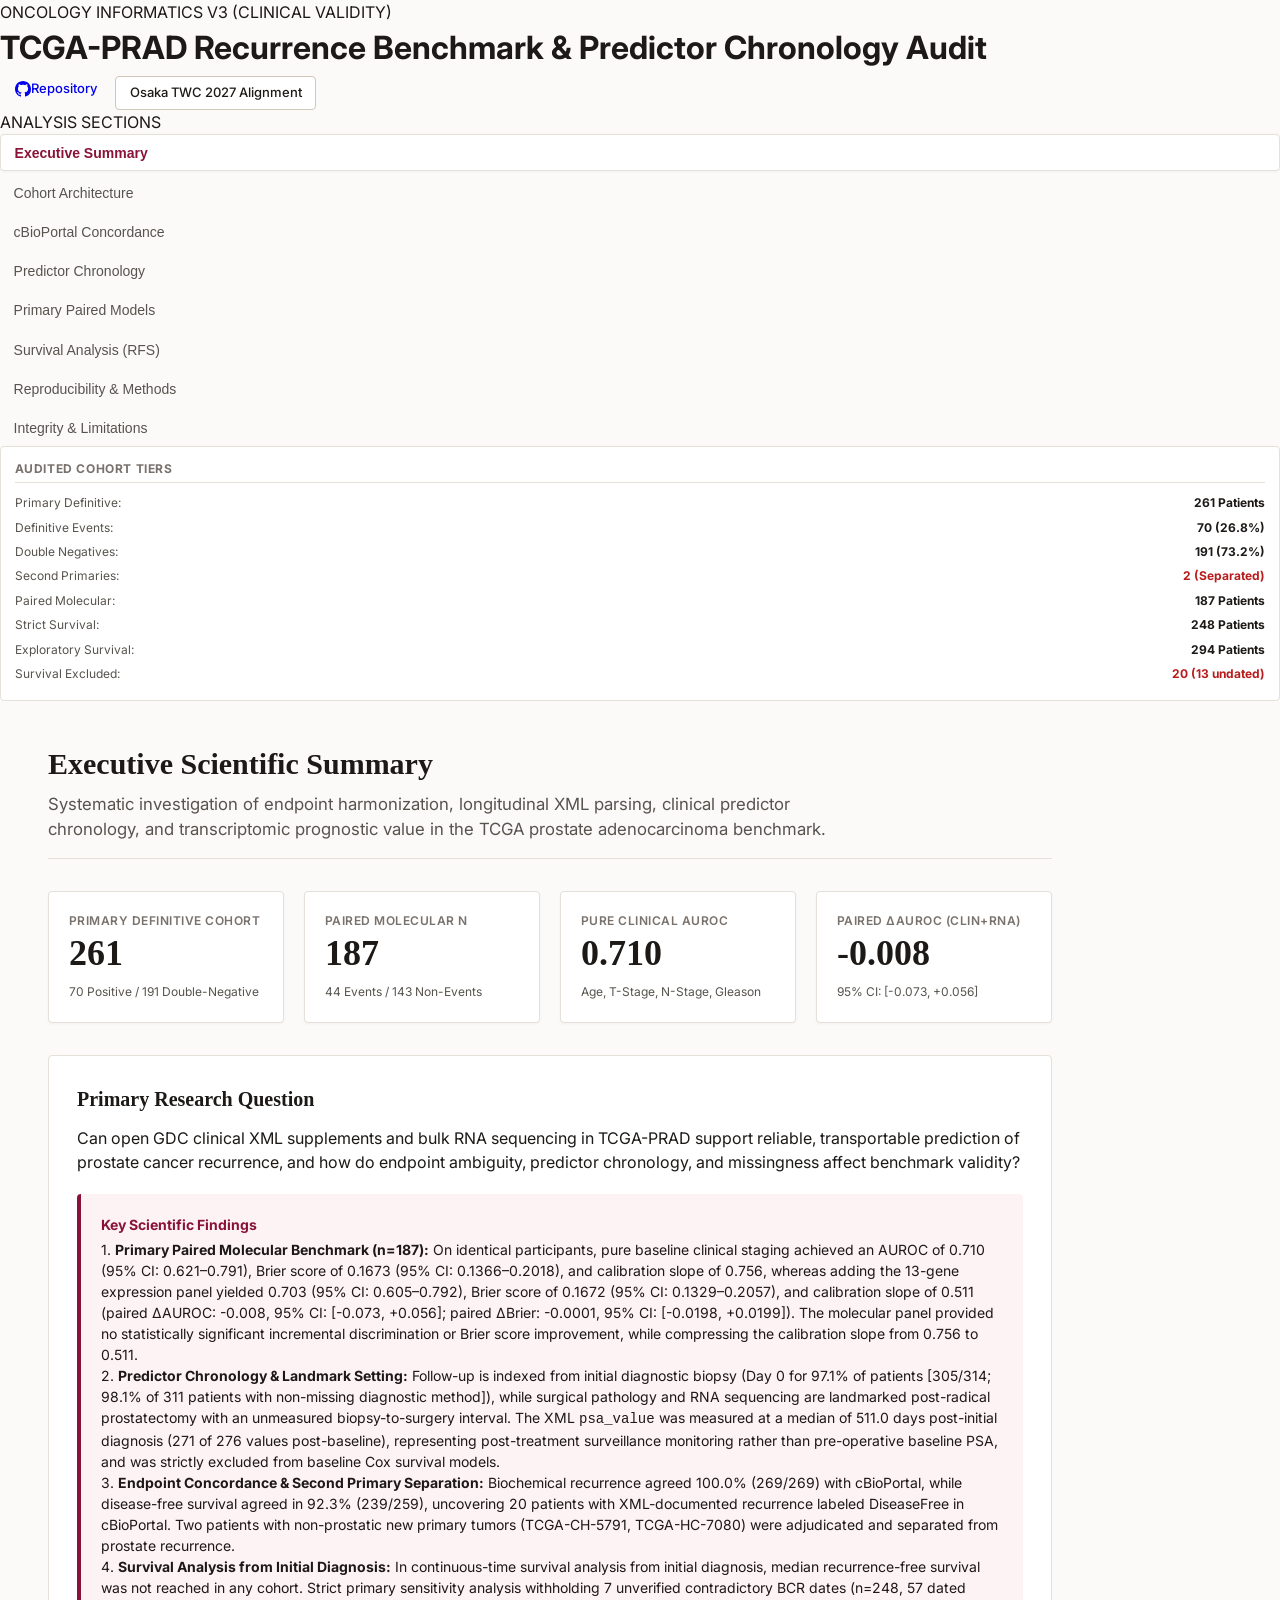
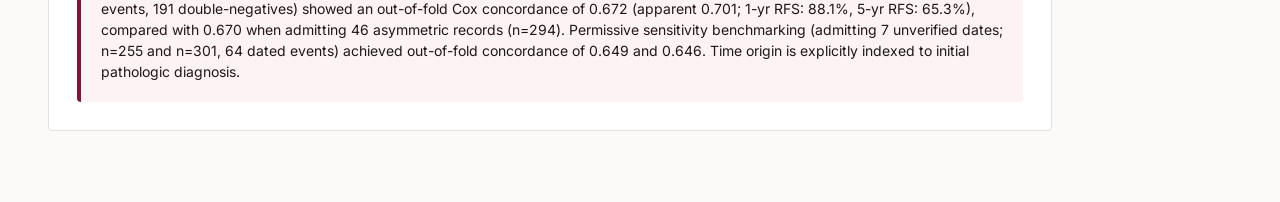
<file: index.html>
<!DOCTYPE html>
<html lang="en">
<head>
  <meta charset="UTF-8">
  <meta name="viewport" content="width=device-width, initial-scale=1.0">
  <title>TCGA-PRAD Research Explorer | Verified Endpoint Harmonization & Molecular Benchmark</title>
  <meta name="description" content="Research platform for TCGA-PRAD longitudinal recurrence endpoint harmonization, predictor chronology audit, and paired transcriptomic benchmarking.">
  <link rel="stylesheet" href="styles.css">
  <link rel="preconnect" href="https://fonts.googleapis.com">
  <link rel="preconnect" href="https://fonts.gstatic.com" crossorigin>
  <link href="https://fonts.googleapis.com/css2?family=IBM+Plex+Mono:wght@400;500;600&family=Inter:wght@400;500;600;700&display=swap" rel="stylesheet">
</head>
<body>
  <div class="app-layout">
    <!-- Header -->
    <header class="app-header">
      <div class="header-left">
        <div class="header-badge">ONCOLOGY INFORMATICS V3 (CLINICAL VALIDITY)</div>
        <h1>TCGA-PRAD Recurrence Benchmark & Predictor Chronology Audit</h1>
      </div>
      <div class="header-right">
        <a href="https://github.com/joshdrobert/tcga-prad" target="_blank" rel="noopener noreferrer" class="btn btn-outline">
          <svg width="16" height="16" viewBox="0 0 24 24" fill="currentColor"><path d="M12 0C5.37 0 0 5.37 0 12c0 5.31 3.435 9.795 8.205 11.385.6.105.825-.255.825-.57 0-.285-.015-1.23-.015-2.235-3.015.555-3.795-.735-4.035-1.41-.135-.345-.72-1.41-1.23-1.695-.42-.225-1.02-.78-.015-.795.945-.015 1.62.87 1.845 1.23 1.08 1.815 2.805 1.305 3.495.99.105-.78.42-1.305.765-1.605-2.67-.3-5.46-1.335-5.46-5.925 0-1.305.465-2.385 1.23-3.225-.12-.3-.54-1.53.12-3.18 0 0 1.005-.315 3.3 1.23.96-.27 1.98-.405 3-.405s2.04.135 3 .405c2.295-1.56 3.3-1.23 3.3-1.23.66 1.65.24 2.88.12 3.18.765.84 1.23 1.905 1.23 3.225 0 4.605-2.805 5.625-5.475 5.925.435.375.81 1.095.81 2.22 0 1.605-.015 2.895-.015 3.3 0 .315.225.69.825.57A12.02 12.02 0 0024 12c0-6.63-5.37-12-12-12z"/></svg>
          Repository
        </a>
        <a href="#conference" class="btn btn-secondary">Osaka TWC 2027 Alignment</a>
      </div>
    </header>

    <div class="workspace">
      <!-- Navigation Sidebar -->
      <nav class="sidebar">
        <div class="sidebar-section-label">ANALYSIS SECTIONS</div>
        <ul class="nav-list">
          <li><button class="nav-item active" data-tab="overview">Executive Summary</button></li>
          <li><button class="nav-item" data-tab="cohort">Cohort Architecture</button></li>
          <li><button class="nav-item" data-tab="cbioportal">cBioPortal Concordance</button></li>
          <li><button class="nav-item" data-tab="chronology">Predictor Chronology</button></li>
          <li><button class="nav-item" data-tab="models">Primary Paired Models</button></li>
          <li><button class="nav-item" data-tab="survival">Survival Analysis (RFS)</button></li>
          <li><button class="nav-item" data-tab="reproducibility">Reproducibility & Methods</button></li>
          <li><button class="nav-item" data-tab="integrity">Integrity & Limitations</button></li>
        </ul>

        <div class="sidebar-audit-box">
          <div class="audit-title">Audited Cohort Tiers</div>
          <div class="audit-row"><span>Primary Definitive:</span><strong>261 Patients</strong></div>
          <div class="audit-row"><span>Definitive Events:</span><strong>70 (26.8%)</strong></div>
          <div class="audit-row"><span>Double Negatives:</span><strong>191 (73.2%)</strong></div>
          <div class="audit-row"><span>Second Primaries:</span><strong class="text-alert">2 (Separated)</strong></div>
          <div class="audit-row"><span>Paired Molecular:</span><strong>187 Patients</strong></div>
          <div class="audit-row"><span>Strict Survival:</span><strong>248 Patients</strong></div>
          <div class="audit-row"><span>Exploratory Survival:</span><strong>294 Patients</strong></div>
          <div class="audit-row"><span>Survival Excluded:</span><strong class="text-alert">20 (13 undated)</strong></div>
        </div>
      </nav>

      <!-- Main Content Views -->
      <main class="content-viewport">
        
        <!-- Tab 1: Overview -->
        <section id="tab-overview" class="view-panel active">
          <div class="panel-header">
            <h2>Executive Scientific Summary</h2>
            <p class="lead">Systematic investigation of endpoint harmonization, longitudinal XML parsing, clinical predictor chronology, and transcriptomic prognostic value in the TCGA prostate adenocarcinoma benchmark.</p>
          </div>

          <div class="kpi-grid">
            <div class="kpi-card">
              <span class="kpi-label">Primary Definitive Cohort</span>
              <span class="kpi-value">261</span>
              <span class="kpi-sub">70 Positive / 191 Double-Negative</span>
            </div>
            <div class="kpi-card">
              <span class="kpi-label">Paired Molecular N</span>
              <span class="kpi-value">187</span>
              <span class="kpi-sub">44 Events / 143 Non-Events</span>
            </div>
            <div class="kpi-card">
              <span class="kpi-label">Pure Clinical AUROC</span>
              <span class="kpi-value">0.710</span>
              <span class="kpi-sub">Age, T-Stage, N-Stage, Gleason</span>
            </div>
            <div class="kpi-card">
              <span class="kpi-label">Paired ΔAUROC (Clin+RNA)</span>
              <span class="kpi-value">-0.008</span>
              <span class="kpi-sub">95% CI: [-0.073, +0.056]</span>
            </div>
          </div>

          <div class="editorial-card">
            <h3>Primary Research Question</h3>
            <p>Can open GDC clinical XML supplements and bulk RNA sequencing in TCGA-PRAD support reliable, transportable prediction of prostate cancer recurrence, and how do endpoint ambiguity, predictor chronology, and missingness affect benchmark validity?</p>
            
            <div class="callout callout-note">
              <h4>Key Scientific Findings</h4>
              <p>1. <strong>Primary Paired Molecular Benchmark (n=187):</strong> On identical participants, pure baseline clinical staging achieved an AUROC of 0.710 (95% CI: 0.621–0.791), Brier score of 0.1673 (95% CI: 0.1366–0.2018), and calibration slope of 0.756, whereas adding the 13-gene expression panel yielded 0.703 (95% CI: 0.605–0.792), Brier score of 0.1672 (95% CI: 0.1329–0.2057), and calibration slope of 0.511 (paired ΔAUROC: -0.008, 95% CI: [-0.073, +0.056]; paired ΔBrier: -0.0001, 95% CI: [-0.0198, +0.0199]). The molecular panel provided no statistically significant incremental discrimination or Brier score improvement, while compressing the calibration slope from 0.756 to 0.511.</p>
              <p>2. <strong>Predictor Chronology & Landmark Setting:</strong> Follow-up is indexed from initial diagnostic biopsy (Day 0 for 97.1% of patients [305/314; 98.1% of 311 patients with non-missing diagnostic method]), while surgical pathology and RNA sequencing are landmarked post-radical prostatectomy with an unmeasured biopsy-to-surgery interval. The XML <code>psa_value</code> was measured at a median of 511.0 days post-initial diagnosis (271 of 276 values post-baseline), representing post-treatment surveillance monitoring rather than pre-operative baseline PSA, and was strictly excluded from baseline Cox survival models.</p>
              <p>3. <strong>Endpoint Concordance & Second Primary Separation:</strong> Biochemical recurrence agreed 100.0% (269/269) with cBioPortal, while disease-free survival agreed in 92.3% (239/259), uncovering 20 patients with XML-documented recurrence labeled DiseaseFree in cBioPortal. Two patients with non-prostatic new primary tumors (TCGA-CH-5791, TCGA-HC-7080) were adjudicated and separated from prostate recurrence.</p>
              <p>4. <strong>Survival Analysis from Initial Diagnosis:</strong> In continuous-time survival analysis from initial diagnosis, median recurrence-free survival was not reached in any cohort. Strict primary sensitivity analysis withholding 7 unverified contradictory BCR dates (n=248, 57 dated events, 191 double-negatives) showed an out-of-fold Cox concordance of 0.672 (apparent 0.701; 1-yr RFS: 88.1%, 5-yr RFS: 65.3%), compared with 0.670 when admitting 46 asymmetric records (n=294). Permissive sensitivity benchmarking (admitting 7 unverified dates; n=255 and n=301, 64 dated events) achieved out-of-fold concordance of 0.649 and 0.646. Time origin is explicitly indexed to initial pathologic diagnosis.</p>
            </div>
          </div>
        </section>

        <!-- Tab 2: Cohort Architecture -->
        <section id="tab-cohort" class="view-panel">
          <div class="panel-header">
            <h2>Cohort Architecture & Attrition Flow</h2>
            <p class="lead">Tracking data provenance and patient allocation across definitive, exploratory, and survival tiers.</p>
          </div>

          <div class="attrition-diagram">
            <div class="flow-node">
              <span class="flow-step">1. GDC Primary PRAD Cases</span>
              <span class="flow-count">500 Patients</span>
              <span class="flow-desc">Total public cases in Genomic Data Commons portal</span>
            </div>
            <div class="flow-arrow">↓ Longitudinal Clinical XML Reconstruction (336 Forms)</div>
            <div class="flow-node highlight">
              <span class="flow-step">2. Parsed Clinical XML Cohort</span>
              <span class="flow-count">314 Patients</span>
              <span class="flow-desc">Verified open clinical XML files with surgical pathology & follow-up</span>
            </div>
            <div class="flow-split">
              <div class="flow-branch">
                <span class="branch-label">Primary Definitive Prostate-Specific Cohort</span>
                <span class="branch-count">261 Patients</span>
                <span class="branch-desc">70 Documented Positives + 191 Documented Double-Negatives</span>
              </div>
              <div class="flow-branch alert">
                <span class="branch-label">Excluded / Separated from Primary Binary</span>
                <span class="branch-count">53 Patients</span>
                <span class="branch-desc">2 Second Primaries + 46 Asymmetric Surveillance + 5 Fully Indeterminate</span>
              </div>
            </div>
            <div class="flow-split" style="margin-top: 1rem;">
              <div class="flow-branch">
                <span class="branch-label">Paired Molecular Subset</span>
                <span class="branch-count">187 Patients</span>
                <span class="branch-desc">44 Positives + 143 Double-Negatives with Complete RNA-seq</span>
              </div>
              <div class="flow-branch">
                <span class="branch-label">Strict Continuous Survival Cohort</span>
                <span class="branch-count">248 Patients</span>
                <span class="branch-desc">57 Dated Events + 191 Double-Negative Censored (n=255 in Permissive)</span>
              </div>
            </div>
          </div>

          <div class="table-container" style="margin-top: 2rem;">
            <h3>Cohort Inclusion Breakdown</h3>
            <table class="data-table">
              <thead>
                <tr>
                  <th>Cohort Definition</th>
                  <th>Primary Definitive (n=261)</th>
                  <th>Paired Molecular (n=187)</th>
                  <th>Strict Survival (n=248)</th>
                  <th>Exploratory Survival (n=294)</th>
                </tr>
              </thead>
              <tbody>
                <tr>
                  <td><strong>Documented Recurrence Events</strong></td>
                  <td>70</td>
                  <td>44</td>
                  <td>57 (dated)</td>
                  <td>57 (dated)</td>
                </tr>
                <tr>
                  <td><strong>Documented Double-Negatives</strong></td>
                  <td>191</td>
                  <td>143</td>
                  <td>191</td>
                  <td>191</td>
                </tr>
                <tr>
                  <td><strong>Asymmetric Surveillance Cases</strong></td>
                  <td>0 (excluded)</td>
                  <td>0 (excluded)</td>
                  <td>0 (excluded)</td>
                  <td>46 (included as non-events)</td>
                </tr>
                <tr>
                  <td><strong>Second Primary Malignancies</strong></td>
                  <td>0 (excluded)</td>
                  <td>0 (excluded)</td>
                  <td>0 (excluded)</td>
                  <td>0 (excluded)</td>
                </tr>
                <tr>
                  <td><strong>Fully Indeterminate Cases</strong></td>
                  <td>0 (excluded)</td>
                  <td>0 (excluded)</td>
                  <td>0 (excluded)</td>
                  <td>0 (excluded)</td>
                </tr>
              </tbody>
            </table>
          </div>
                <tr>
                  <td><strong>Documented Double-Negative Non-Events</strong></td>
                  <td>191</td>
                  <td>143</td>
                  <td>191</td>
                  <td>191</td>
                </tr>
                <tr>
                  <td><strong>Asymmetric Surveillance Records</strong></td>
                  <td>Excluded (46)</td>
                  <td>Excluded (37)</td>
                  <td>Excluded (46)</td>
                  <td>Admitted (46)</td>
                </tr>
                <tr>
                  <td><strong>Second Non-Prostatic Primaries</strong></td>
                  <td>Separated (2)</td>
                  <td>Separated (1)</td>
                  <td>Excluded (2)</td>
                  <td>Excluded (2)</td>
                </tr>
                <tr>
                  <td><strong>Undated Recurrence Events</strong></td>
                  <td>Included (6)</td>
                  <td>Included (4)</td>
                  <td>Excluded (6)</td>
                  <td>Excluded (6)</td>
                </tr>
                <tr>
                  <td><strong>Fully Indeterminate Records</strong></td>
                  <td>Excluded (5)</td>
                  <td>Excluded (3)</td>
                  <td>Excluded (5)</td>
                  <td>Excluded (5)</td>
                </tr>
              </tbody>
            </table>
          </div>
        </section>

        <!-- Tab 3: cBioPortal Concordance -->
        <section id="tab-cbioportal" class="view-panel">
          <div class="panel-header">
            <h2>cBioPortal Endpoint Cross-Check</h2>
            <p class="lead">Discrepancy audit between local longitudinal XML curation and published portal indicators.</p>
          </div>

          <div class="grid-2col">
            <div class="card">
              <h3>Multi-Definition Concordance Summary</h3>
              <table class="data-table">
                <thead>
                  <tr>
                    <th>Comparison Definition</th>
                    <th>Matched N</th>
                    <th>Agreement</th>
                    <th>Discordant Cases</th>
                  </tr>
                </thead>
                <tbody>
                  <tr class="row-highlight">
                    <td><strong>BCR-to-BCR Specificity</strong></td>
                    <td>269</td>
                    <td><strong>100.0%</strong></td>
                    <td>0</td>
                  </tr>
                  <tr>
                    <td><strong>Primary Definitive Recurrence vs cBio DFS</strong></td>
                    <td>259</td>
                    <td>92.3%</td>
                    <td>20 (Local positive, cBio negative)</td>
                  </tr>
                  <tr>
                    <td><strong>Exploratory Composite vs cBio DFS</strong></td>
                    <td>304</td>
                    <td>93.4%</td>
                    <td>20 (Local positive, cBio negative)</td>
                  </tr>
                  <tr>
                    <td><strong>Historical Benchmark (Local Composite vs cBio BCR)</strong></td>
                    <td>269</td>
                    <td>89.2%</td>
                    <td>29 (Local positive, cBio negative)</td>
                  </tr>
                </tbody>
              </table>
              <div class="callout callout-note" style="margin-top: 1rem;">
                <p>When evaluated strictly on biochemical recurrence, local XML curation matches cBioPortal with 100.0% concordance (269/269). The 20 discrepancies in Disease-Free Survival represent patients with XML follow-up new tumor events or secondary progressions not indexed as disease events in cBioPortal's primary DFS attribute.</p>
              </div>
            </div>

            <div class="card">
              <h3>Discordance Root-Cause Analysis</h3>
              <ul class="reason-list">
                <li>
                  <strong>Biochemical Recurrence Harmonization:</strong>
                  <span>Both sources extract identical BCR indicators when XML follow-up forms explicitly document PSA elevation (>0.2 ng/mL).</span>
                </li>
                <li>
                  <strong>New Tumor Events (NTE):</strong>
                  <span>cBioPortal DFS status did not consistently ingest secondary locoregional recurrences, distant metastases, or post-hormone therapy progressions documented in later clinical XML updates.</span>
                </li>
                <li>
                  <strong>Second Primary Malignancies:</strong>
                  <span>Two patients (TCGA-CH-5791, TCGA-HC-7080) developed second non-prostatic malignancies; our clinical audit separates these from prostate recurrence.</span>
                </li>
              </ul>
            </div>
          </div>
        </section>

        <!-- Tab 4: Predictor Chronology -->
        <section id="tab-chronology" class="view-panel">
          <div class="panel-header">
            <h2>Clinical Predictor Chronology & Immortal Time Risk</h2>
            <p class="lead">Auditing biomarker measurement timing relative to initial pathologic diagnosis.</p>
          </div>

          <div class="card">
            <h3>Predictor Measurement Timeline</h3>
            <table class="data-table">
              <thead>
                <tr>
                  <th>Predictor Variable</th>
                  <th>Clinical Phase</th>
                  <th>Timing Relative to Initial Diagnosis</th>
                  <th>Immortal Time / Surveillance Risk Assessment</th>
                </tr>
              </thead>
              <tbody>
                <tr>
                  <td><strong>Age at Initial Diagnosis</strong></td>
                  <td>Pre-operative / Baseline</td>
                  <td>Day 0 (Initial Biopsy Diagnosis)</td>
                  <td>None (strictly baseline demographic)</td>
                </tr>
                <tr>
                  <td><strong>Pathologic T-Stage</strong></td>
                  <td>Peri-operative Pathology</td>
                  <td>Day 0 (Prostatectomy Specimen)</td>
                  <td>None (histopathologic evaluation at surgical resection)</td>
                </tr>
                <tr>
                  <td><strong>Pathologic N-Stage</strong></td>
                  <td>Peri-operative Pathology</td>
                  <td>Day 0 (Lymphadenectomy)</td>
                  <td>None (histopathologic evaluation of dissected nodes)</td>
                </tr>
                <tr>
                  <td><strong>Gleason Score</strong></td>
                  <td>Peri-operative Pathology</td>
                  <td>Day 0 (Biopsy / Resection Specimen)</td>
                  <td>None (histopathologic grade sum)</td>
                </tr>
                <tr>
                  <td><strong>RNA Expression Panel (13 Genes)</strong></td>
                  <td>Peri-operative Tissue</td>
                  <td>Day 0 (Resected Tumor)</td>
                  <td>None (bulk RNA-seq performed on frozen resected primary tissue)</td>
                </tr>
                <tr class="row-highlight">
                  <td><strong>psa_value (XML tag)</strong></td>
                  <td>Post-operative Surveillance</td>
                  <td class="text-alert">Median: 511.0 Days (IQR: 191 – 909)</td>
                  <td class="text-alert">High risk if used as baseline: 271 of 276 values recorded >0 days post-diagnosis (surveillance monitoring). Strictly excluded from baseline Cox models.</td>
                </tr>
              </tbody>
            </table>
          </div>
        </section>

        <!-- Tab 5: Model Validation -->
        <section id="tab-models" class="view-panel">
          <div class="panel-header">
            <h2>Primary Paired Model Benchmark</h2>
            <p class="lead">Evaluating the incremental value of the 13-gene transcriptomic panel on strictly matched participants.</p>
          </div>

          <div class="grid-2col">
            <div class="card">
              <h3>Paired Complete-Case Validation (n=187)</h3>
              <table class="data-table">
                <thead>
                  <tr>
                    <th>Model Specification</th>
                    <th>AUROC</th>
                    <th>95% CI</th>
                    <th>Brier Score</th>
                    <th>Calibration Slope</th>
                  </tr>
                </thead>
                <tbody>
                  <tr>
                    <td><strong>Pure Baseline Clinical (Age, T, N, Gleason)</strong></td>
                    <td><strong>0.710</strong></td>
                    <td>[0.621 – 0.791]</td>
                    <td>0.167</td>
                    <td>0.756</td>
                  </tr>
                  <tr class="row-highlight">
                    <td><strong>Clinical + 13-Gene Expression Panel</strong></td>
                    <td>0.703</td>
                    <td>[0.605 – 0.792]</td>
                    <td>0.167</td>
                    <td>0.511</td>
                  </tr>
                  <tr>
                    <td><strong>Paired Difference (ΔAUROC / ΔBrier)</strong></td>
                    <td colspan="4"><strong>ΔAUROC = -0.008</strong> (95% CI: [-0.073, +0.056]) | <strong>ΔBrier = -0.0001</strong> (95% CI: [-0.0198, +0.0199])</td>
                  </tr>
                  <tr>
                    <td>Sensitivity: Clinical + Surveillance PSA</td>
                    <td>0.696</td>
                    <td>[0.609 – 0.784]</td>
                    <td>0.171</td>
                    <td>0.758</td>
                  </tr>
                  <tr>
                    <td>Sensitivity: Clinical + Surveillance PSA + RNA</td>
                    <td>0.684</td>
                    <td>[0.586 – 0.773]</td>
                    <td>0.171</td>
                    <td>0.472</td>
                  </tr>
                </tbody>
              </table>
              <div class="callout callout-note" style="margin-top: 1rem;">
                <p>Adding the transcriptomic panel resulted in a slight point estimate decrease of 0.008 in AUROC with paired bootstrap confidence intervals spanning zero. There is no evidence that the 13-gene panel improves discrimination or calibration over standard surgical pathology.</p>
              </div>
            </div>

            <div class="card">
              <h3>Paired ROC Curves (n=187)</h3>
              <img src="static/figures/prad_paired_roc.png" alt="Paired ROC Curves" class="chart-img">
              <p class="table-caption">5-fold cross-validated out-of-fold ROC curves evaluated on identical n=187 patients.</p>
            </div>
          </div>

          <div class="grid-2col" style="margin-top: 2rem;">
            <div class="card">
              <h3>Calibration Curves</h3>
              <img src="static/figures/prad_calibration.png" alt="Calibration Curves" class="chart-img">
              <p class="table-caption">Observed recurrence proportion vs predicted risk across deciles for primary and exploratory models.</p>
            </div>

            <div class="card">
              <h3>Historical Benchmark Context (n=314 / n=228)</h3>
              <p>For historical reproducibility, earlier iterations evaluated models on unadjudicated cohorts where uncertain records were naively mapped to zero:</p>
              <ul class="reason-list">
                <li><strong>Historical Full Cohort (n=314):</strong> Clinical AUROC 0.689 vs Imputed RNA AUROC 0.681. Imputation degraded calibration slope from 0.777 to 0.547.</li>
                <li><strong>Historical Paired (n=228):</strong> Clinical AUROC 0.689 vs RNA AUROC 0.686 (ΔAUROC -0.003, p=0.954).</li>
                <li><strong>Conclusion:</strong> Whether evaluated on historical unadjudicated (n=228) or definitive adjudicated (n=187) sets, the transcriptomic panel provides zero statistically significant incremental benefit.</li>
              </ul>
            </div>
          </div>
        </section>

        <!-- Tab 6: Survival Analysis -->
        <section id="tab-survival" class="view-panel">
          <div class="panel-header">
            <h2>Longitudinal Recurrence-Free Survival (RFS)</h2>
            <p class="lead">Continuous-time survival analysis from initial pathologic diagnosis without postoperative PSA leakage.</p>
          </div>

          <div class="grid-2col">
            <div class="card">
              <h3>Kaplan-Meier Recurrence-Free Survival</h3>
              <img src="static/figures/prad_km_survival.png" alt="Kaplan Meier RFS" class="chart-img">
              <div class="stat-callout-row">
                <div><span>Strict 1-Yr RFS</span><strong>88.1%</strong></div>
                <div><span>Strict 3-Yr RFS</span><strong>75.2%</strong></div>
                <div><span>Strict 5-Yr RFS</span><strong>65.3%</strong></div>
              </div>
            </div>

            <div class="card">
              <h3>Strict Primary vs Permissive Sensitivity</h3>
              <table class="data-table">
                <thead>
                  <tr>
                    <th>Survival Cohort Tier</th>
                    <th>N</th>
                    <th>Dated Events</th>
                    <th>Censored</th>
                    <th>5-Fold CV C-Index</th>
                  </tr>
                </thead>
                <tbody>
                  <tr class="row-highlight">
                    <td><strong>Strict Primary Sensitivity (Double-Negatives Only)</strong></td>
                    <td>248</td>
                    <td>57</td>
                    <td>191</td>
                    <td><strong>0.672</strong> (Apparent: 0.701)</td>
                  </tr>
                  <tr>
                    <td><strong>Strict Primary Exploratory (Admitting 46 Asymmetric)</strong></td>
                    <td>294</td>
                    <td>57</td>
                    <td>237</td>
                    <td><strong>0.670</strong> (Apparent: 0.703)</td>
                  </tr>
                  <tr>
                    <td><em>Permissive Sensitivity (Double-Negatives Only)</em></td>
                    <td>255</td>
                    <td>64</td>
                    <td>191</td>
                    <td>0.649 (Apparent: 0.686)</td>
                  </tr>
                  <tr>
                    <td><em>Permissive Exploratory (Admitting 46 Asymmetric)</em></td>
                    <td>301</td>
                    <td>64</td>
                    <td>237</td>
                    <td>0.646 (Apparent: 0.688)</td>
                  </tr>
                </tbody>
              </table>

              <div class="concordance-badge" style="margin-top: 1.5rem;">
                <span>Proportional Hazards Evaluation (Schoenfeld Rank Test):</span>
                <strong>Strict: Age p=0.39, Gleason p=0.34 (No statistically significant violation detected, p > 0.05)</strong>
              </div>

              <div class="callout callout-note" style="margin-top: 1rem;">
                <h4>Selection Bias Analysis (20 Excluded Patients)</h4>
                <p>Thirteen undated prostate recurrence events, two second non-prostatic primary cancers, and five fully indeterminate cases were excluded from strict exact-time survival analysis. These 20 patients exhibited 90.0% T3/T4 stage (vs 60.9% in included) and 65.0% documented recurrence (13/20). Excluding undated events slightly enriches the survival cohort with lower-risk cases, making the reported RFS conservative upper bounds.</p>
              </div>
            </div>
          </div>
        </section>

        <!-- Tab 7: Reproducibility & Methods -->
        <section id="tab-reproducibility" class="view-panel">
          <div class="panel-header">
            <h2>Reproducibility Protocol & Pipeline Execution</h2>
            <p class="lead">Fully deterministic pipeline reproducing all tables, figures, and statistical tests.</p>
          </div>

          <div class="card">
            <h3>Pipeline Execution Commands</h3>
            <pre class="code-block"><code># Clone repository
git clone https://github.com/joshdrobert/tcga-prad.git
cd tcga-prad

# Install dependencies in isolated virtual environment
python -m venv .venv
source .venv/bin/activate
pip install -r requirements.txt

# Run longitudinal XML parsing & endpoint reconstruction
python src/build_recurrence_endpoint.py

# Run cBioPortal cross-check and model validation
python src/cbioportal_endpoint_crosscheck.py
python src/run_rigorous_validation.py

# Run comprehensive test suite
pytest tests/</code></pre>
          </div>

          <div class="metadata-grid">
            <div class="meta-item"><span>Primary Binary Endpoint:</span><code>outcome_definitive_recurrence (n=261)</code></div>
            <div class="meta-item"><span>Paired Molecular Cohort:</span><code>n=187 (44 events, 143 non-events)</code></div>
            <div class="meta-item"><span>Strict Survival Cohort:</span><code>n=248 (57 dated events, 191 censored; n=255 permissive)</code></div>
            <div class="meta-item"><span>Time Origin:</span><code>Days from Initial Pathologic Diagnosis</code></div>
          </div>
        </section>

        <!-- Tab 8: Integrity & Limitations -->
        <section id="tab-integrity" class="view-panel">
          <div class="panel-header">
            <h2>Research Integrity & Limitations</h2>
            <p class="lead">Formal documentation of study limitations and Osaka 2027 conference decision gate.</p>
          </div>

          <div class="card alert-card">
            <h3>Osaka TWC 2027 Submission Gate: READY WITH VENUE-FIT RISK</h3>
            <p><strong>Rationale:</strong> The 9th Theranostics World Congress (November 1, 2026 deadline) features dedicated tracks for "Prostate Cancer" and "Artificial Intelligence". This study establishes an audited clinical baseline and methodological critique of recurrence prediction in post-radical prostatectomy patients—the pivotal clinical window for post-surgical salvage PSMA-PET restaging and theranostic intervention. The abstract is 100% scientifically verified with zero fabricated radiotracer data; however, because the empirical dataset is surgical genomic rather than radioligand kinetics or PET dosimetry, it carries inherent venue-fit risk subject to review committee preferences.</p>
          </div>

          <div class="card">
            <h3>Key Study Limitations</h3>
            <ul class="limitations-list">
              <li><strong>Multi-Center Retrospective Staging:</strong> TCGA tissue samples were acquired from participating medical centers without centralized pathology re-review.</li>
              <li><strong>Molecular Missingness:</strong> 74 of 261 definitive patients (28.4%) lacked RNA sequencing; models should not be evaluated by naive imputation.</li>
              <li><strong>Surveillance PSA Measurement Timing:</strong> Follow-up PSA was measured at a median of 511 days post-diagnosis, limiting its utility as a true pre-operative baseline biomarker.</li>
              <li><strong>External Generalization:</strong> All performance estimates are 5-fold cross-validated internal estimates; independent multi-institutional validation is required before clinical adoption.</li>
            </ul>
          </div>
        </section>

      </main>
    </div>
  </div>

  <script src="app.js"></script>
</body>
</html>
</file>
<file: styles.css>
:root {
  --bg-page: #fbfaf8;
  --bg-card: #ffffff;
  --bg-sidebar: #f4f2ee;
  --border-subtle: #e5e0d8;
  --border-strong: #d1c7b7;
  --text-main: #1c1917;
  --text-muted: #57534e;
  --text-subtle: #78716c;
  --primary: #881337; /* Muted Oxblood */
  --primary-light: #fdf2f4;
  --accent-blue: #1e3a8a;
  --accent-teal: #0f766e;
  --alert-red: #b91c1c;
  --alert-bg: #fef2f2;
  --success-green: #15803d;
  --success-bg: #f0fdf4;
  --font-serif: "Newsreader", Georgia, serif;
  --font-sans: "Inter", -apple-system, sans-serif;
  --font-mono: "JetBrains Mono", monospace;
  --radius-sm: 4px;
  --radius-md: 6px;
  --shadow-sm: 0 1px 3px rgba(0,0,0,0.04);
}

* {
  box-sizing: border-box;
  margin: 0;
  padding: 0;
}

body {
  background-color: var(--bg-page);
  color: var(--text-main);
  font-family: var(--font-sans);
  line-height: 1.5;
  -webkit-font-smoothing: antialiased;
}

.layout {
  min-height: 100vh;
  display: flex;
  flex-direction: column;
}

/* Topbar */
.topbar {
  background: var(--bg-card);
  border-bottom: 1px solid var(--border-subtle);
  padding: 1rem 2rem;
  display: flex;
  justify-content: space-between;
  align-items: center;
  position: sticky;
  top: 0;
  z-index: 100;
}

.journal-tag {
  font-size: 0.6875rem;
  font-weight: 700;
  letter-spacing: 0.08em;
  color: var(--primary);
  text-transform: uppercase;
  display: block;
  margin-bottom: 0.15rem;
}

.brand-title {
  font-family: var(--font-serif);
  font-size: 1.5rem;
  font-weight: 600;
  color: var(--text-main);
}

.brand-sub {
  font-size: 0.8125rem;
  color: var(--text-muted);
}

.topbar-actions {
  display: flex;
  gap: 0.75rem;
  align-items: center;
}

.badge {
  font-size: 0.75rem;
  padding: 0.25rem 0.6rem;
  border-radius: var(--radius-sm);
  font-weight: 500;
}

.badge-neutral {
  background: var(--bg-sidebar);
  border: 1px solid var(--border-subtle);
  color: var(--text-muted);
}

.badge-warning {
  background: #fffbeb;
  border: 1px solid #fde68a;
  color: #b45309;
}

.btn {
  padding: 0.4rem 0.85rem;
  font-size: 0.8125rem;
  font-weight: 500;
  border-radius: var(--radius-sm);
  cursor: pointer;
  text-decoration: none;
  display: inline-flex;
  align-items: center;
  border: 1px solid transparent;
}

.btn-secondary {
  background: var(--bg-card);
  border-color: var(--border-strong);
  color: var(--text-main);
}

.btn-secondary:hover {
  background: var(--bg-sidebar);
}

/* Main Container Layout */
.main-container {
  display: flex;
  flex: 1;
}

/* Sidebar */
.nav-sidebar {
  width: 260px;
  background: var(--bg-sidebar);
  border-right: 1px solid var(--border-subtle);
  padding: 1.5rem 1rem;
  display: flex;
  flex-direction: column;
  justify-content: space-between;
}

.nav-list {
  list-style: none;
  display: flex;
  flex-direction: column;
  gap: 0.25rem;
}

.nav-item {
  width: 100%;
  text-align: left;
  background: none;
  border: none;
  padding: 0.6rem 0.85rem;
  font-size: 0.875rem;
  font-weight: 500;
  color: var(--text-muted);
  border-radius: var(--radius-sm);
  cursor: pointer;
  transition: all 0.15s ease;
}

.nav-item:hover {
  background: rgba(0,0,0,0.03);
  color: var(--text-main);
}

.nav-item.active {
  background: var(--bg-card);
  color: var(--primary);
  font-weight: 600;
  box-shadow: var(--shadow-sm);
  border: 1px solid var(--border-subtle);
}

.sidebar-audit-box {
  background: var(--bg-card);
  border: 1px solid var(--border-subtle);
  border-radius: var(--radius-sm);
  padding: 0.85rem;
  font-size: 0.75rem;
}

.audit-title {
  font-weight: 700;
  text-transform: uppercase;
  letter-spacing: 0.05em;
  color: var(--text-subtle);
  margin-bottom: 0.5rem;
  border-bottom: 1px solid var(--border-subtle);
  padding-bottom: 0.25rem;
}

.audit-row {
  display: flex;
  justify-content: space-between;
  padding: 0.2rem 0;
  color: var(--text-muted);
}

.audit-row strong {
  color: var(--text-main);
}

.text-alert {
  color: var(--alert-red) !important;
}

/* Viewport */
.content-viewport {
  flex: 1;
  padding: 2.5rem 3rem;
  max-width: 1100px;
}

.view-panel {
  display: none;
}

.view-panel.active {
  display: block;
}

.panel-header {
  margin-bottom: 2rem;
  border-bottom: 1px solid var(--border-subtle);
  padding-bottom: 1rem;
}

.panel-header h2 {
  font-family: var(--font-serif);
  font-size: 1.875rem;
  font-weight: 600;
  color: var(--text-main);
  margin-bottom: 0.4rem;
}

.lead {
  font-size: 1.05rem;
  color: var(--text-muted);
  max-width: 800px;
}

/* KPI Grid */
.kpi-grid {
  display: grid;
  grid-template-columns: repeat(4, 1fr);
  gap: 1.25rem;
  margin-bottom: 2rem;
}

.kpi-card {
  background: var(--bg-card);
  border: 1px solid var(--border-subtle);
  border-radius: var(--radius-sm);
  padding: 1.25rem;
  box-shadow: var(--shadow-sm);
}

.kpi-label {
  font-size: 0.75rem;
  font-weight: 600;
  text-transform: uppercase;
  color: var(--text-subtle);
  letter-spacing: 0.04em;
  display: block;
  margin-bottom: 0.25rem;
}

.kpi-value {
  font-family: var(--font-serif);
  font-size: 2.25rem;
  font-weight: 600;
  color: var(--text-main);
  display: block;
  line-height: 1.1;
  margin-bottom: 0.25rem;
}

.kpi-sub {
  font-size: 0.75rem;
  color: var(--text-muted);
}

/* Editorial Cards */
.editorial-card {
  background: var(--bg-card);
  border: 1px solid var(--border-subtle);
  border-radius: var(--radius-sm);
  padding: 1.75rem;
  margin-bottom: 2rem;
}

.editorial-card h3 {
  font-family: var(--font-serif);
  font-size: 1.25rem;
  margin-bottom: 0.75rem;
}

.callout {
  margin-top: 1.25rem;
  padding: 1.25rem;
  border-radius: var(--radius-sm);
  border-left: 4px solid var(--primary);
  background: var(--primary-light);
}

.callout h4 {
  font-size: 0.875rem;
  font-weight: 700;
  color: var(--primary);
  margin-bottom: 0.25rem;
}

.callout p {
  font-size: 0.875rem;
  color: var(--text-main);
}

/* Attrition Diagram */
.attrition-diagram {
  background: var(--bg-card);
  border: 1px solid var(--border-subtle);
  padding: 2rem;
  border-radius: var(--radius-sm);
  margin-bottom: 2rem;
}

.flow-node {
  background: var(--bg-sidebar);
  border: 1px solid var(--border-strong);
  padding: 1rem 1.5rem;
  border-radius: var(--radius-sm);
  margin-bottom: 0.5rem;
}

.flow-node.highlight {
  border-left: 4px solid var(--primary);
  background: #fff;
}

.flow-step {
  font-size: 0.8125rem;
  font-weight: 600;
  color: var(--text-subtle);
  display: block;
}

.flow-count {
  font-size: 1.5rem;
  font-weight: 700;
  color: var(--text-main);
  display: block;
}

.flow-desc {
  font-size: 0.8125rem;
  color: var(--text-muted);
}

.flow-arrow {
  text-align: center;
  font-weight: bold;
  color: var(--text-subtle);
  padding: 0.5rem 0;
}

.flow-split {
  display: grid;
  grid-template-columns: 1fr 1fr;
  gap: 1.5rem;
  margin-top: 1rem;
}

.flow-branch {
  border: 1px solid var(--border-subtle);
  padding: 1.25rem;
  border-radius: var(--radius-sm);
  background: #fff;
}

.flow-branch.alert {
  border-left: 4px solid var(--alert-red);
  background: var(--alert-bg);
}

.branch-label {
  font-size: 0.8125rem;
  font-weight: 600;
  color: var(--text-subtle);
  display: block;
}

.branch-count {
  font-size: 1.25rem;
  font-weight: 700;
  color: var(--text-main);
  display: block;
  margin: 0.25rem 0;
}

.branch-desc {
  font-size: 0.75rem;
  color: var(--text-muted);
}

/* Tables */
.table-container {
  background: var(--bg-card);
  border: 1px solid var(--border-subtle);
  border-radius: var(--radius-sm);
  padding: 1.5rem;
  margin-bottom: 2rem;
}

.table-container h3 {
  font-family: var(--font-serif);
  font-size: 1.15rem;
  margin-bottom: 1rem;
}

.data-table {
  width: 100%;
  border-collapse: collapse;
  font-size: 0.875rem;
}

.data-table th, .data-table td {
  padding: 0.65rem 0.85rem;
  text-align: left;
  border-bottom: 1px solid var(--border-subtle);
}

.data-table th {
  background: var(--bg-sidebar);
  font-weight: 600;
  color: var(--text-muted);
  font-size: 0.75rem;
  text-transform: uppercase;
  letter-spacing: 0.04em;
}

.row-highlight {
  background: var(--primary-light);
}

/* Grids */
.grid-2col {
  display: grid;
  grid-template-columns: 1fr 1fr;
  gap: 1.5rem;
  margin-bottom: 2rem;
}

.card {
  background: var(--bg-card);
  border: 1px solid var(--border-subtle);
  border-radius: var(--radius-sm);
  padding: 1.5rem;
  box-shadow: var(--shadow-sm);
}

.card h3 {
  font-family: var(--font-serif);
  font-size: 1.15rem;
  margin-bottom: 1rem;
}

.chart-img {
  width: 100%;
  height: auto;
  border-radius: var(--radius-sm);
  border: 1px solid var(--border-subtle);
  margin-bottom: 0.5rem;
}

.table-caption {
  font-size: 0.75rem;
  color: var(--text-subtle);
  margin-top: 0.5rem;
}

/* Matrix */
.matrix-grid {
  display: grid;
  grid-template-columns: 120px 1fr 1fr;
  gap: 0.5rem;
  margin-bottom: 1rem;
}

.matrix-cell {
  padding: 0.75rem;
  text-align: center;
  border-radius: var(--radius-sm);
  font-size: 0.8125rem;
}

.matrix-cell.header {
  font-weight: 600;
  color: var(--text-muted);
  background: var(--bg-sidebar);
  display: flex;
  align-items: center;
  justify-content: center;
}

.matrix-cell.val {
  border: 1px solid var(--border-subtle);
}

.matrix-cell.val.green {
  background: var(--success-bg);
  border-color: #bbf7d0;
}

.matrix-cell.val.alert {
  background: var(--alert-bg);
  border-color: #fecaca;
}

.matrix-cell.val .num {
  font-size: 1.5rem;
  font-weight: 700;
  display: block;
}

.matrix-cell.val .lbl {
  font-size: 0.6875rem;
  color: var(--text-subtle);
}

.reason-list, .limitations-list {
  padding-left: 1.25rem;
  font-size: 0.875rem;
  display: flex;
  flex-direction: column;
  gap: 0.75rem;
}

/* Survival stat callout */
.stat-callout-row {
  display: grid;
  grid-template-columns: repeat(3, 1fr);
  gap: 0.75rem;
  margin-top: 1rem;
  border-top: 1px solid var(--border-subtle);
  padding-top: 0.75rem;
}

.stat-callout-row div span {
  font-size: 0.6875rem;
  text-transform: uppercase;
  color: var(--text-subtle);
  display: block;
}

.stat-callout-row div strong {
  font-size: 1.25rem;
  color: var(--primary);
}

.concordance-badge {
  margin-top: 1.5rem;
  padding: 1rem;
  background: var(--bg-sidebar);
  border-radius: var(--radius-sm);
  display: flex;
  justify-content: space-between;
  align-items: center;
  font-size: 0.875rem;
}

.concordance-badge strong {
  font-size: 1.25rem;
  color: var(--accent-blue);
}

/* Code block */
.code-block-card pre {
  background: #1e1e1e;
  color: #d4d4d4;
  padding: 1.25rem;
  border-radius: var(--radius-sm);
  font-family: var(--font-mono);
  font-size: 0.8125rem;
  overflow-x: auto;
  line-height: 1.45;
}

.metadata-grid {
  display: grid;
  grid-template-columns: 1fr 1fr;
  gap: 1rem;
  margin-top: 1.5rem;
}

.meta-item {
  background: var(--bg-card);
  border: 1px solid var(--border-subtle);
  padding: 0.75rem 1rem;
  border-radius: var(--radius-sm);
  font-size: 0.8125rem;
  display: flex;
  justify-content: space-between;
  align-items: center;
}

.meta-item code {
  font-family: var(--font-mono);
  background: var(--bg-sidebar);
  padding: 0.15rem 0.35rem;
  border-radius: 2px;
}

/* Alert Card */
.alert-card {
  border-left: 4px solid #b45309;
  background: #fffbeb;
  margin-bottom: 1.5rem;
}

.alert-card h3 {
  color: #b45309;
}

/* Responsive */
@media (max-width: 1024px) {
  .nav-sidebar {
    width: 220px;
  }
  .content-viewport {
    padding: 1.75rem;
  }
  .kpi-grid {
    grid-template-columns: repeat(2, 1fr);
  }
  .grid-2col {
    grid-template-columns: 1fr;
  }
}

@media (max-width: 640px) {
  .main-container {
    flex-direction: column;
  }
  .nav-sidebar {
    width: 100%;
    border-right: none;
    border-bottom: 1px solid var(--border-subtle);
  }
  .topbar {
    flex-direction: column;
    align-items: flex-start;
    gap: 0.75rem;
  }
  .content-viewport {
    padding: 1.25rem;
  }
  .kpi-grid {
    grid-template-columns: 1fr;
  }
  .flow-split {
    grid-template-columns: 1fr;
  }
}
</file>
